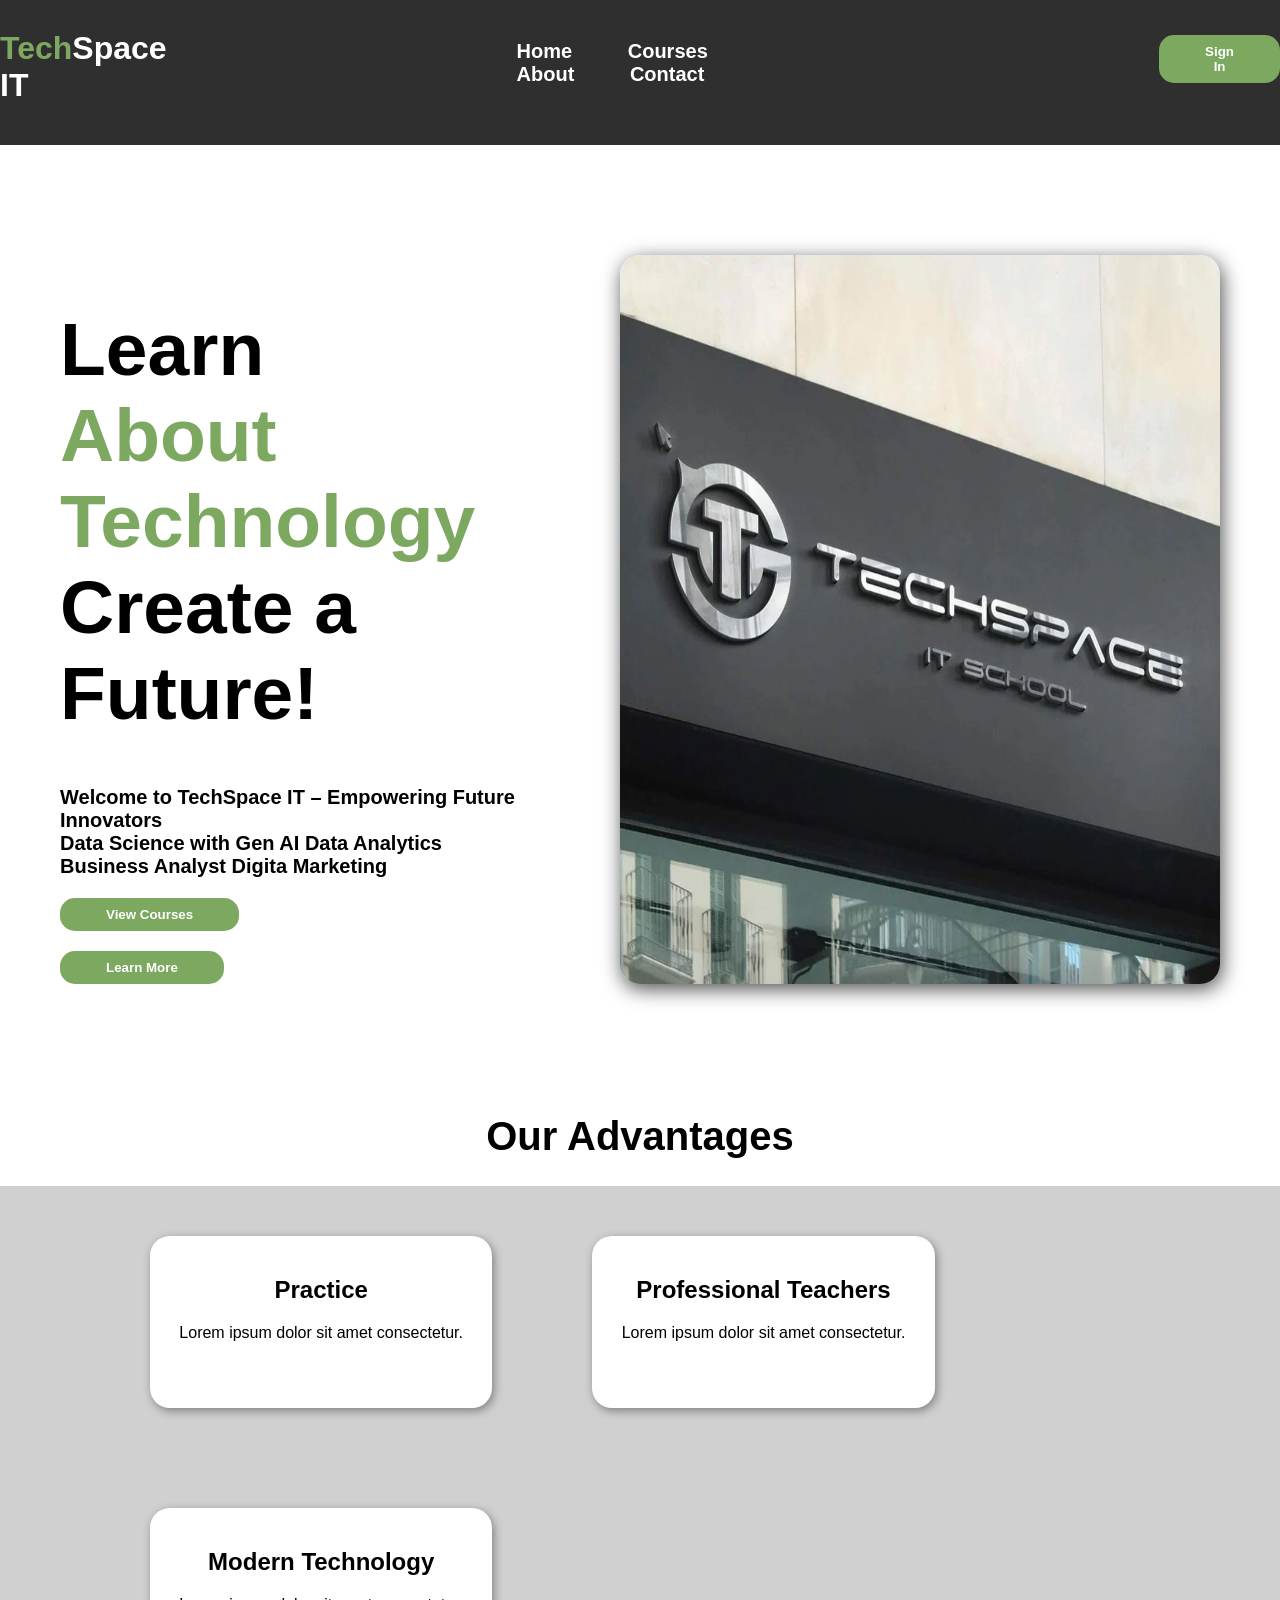
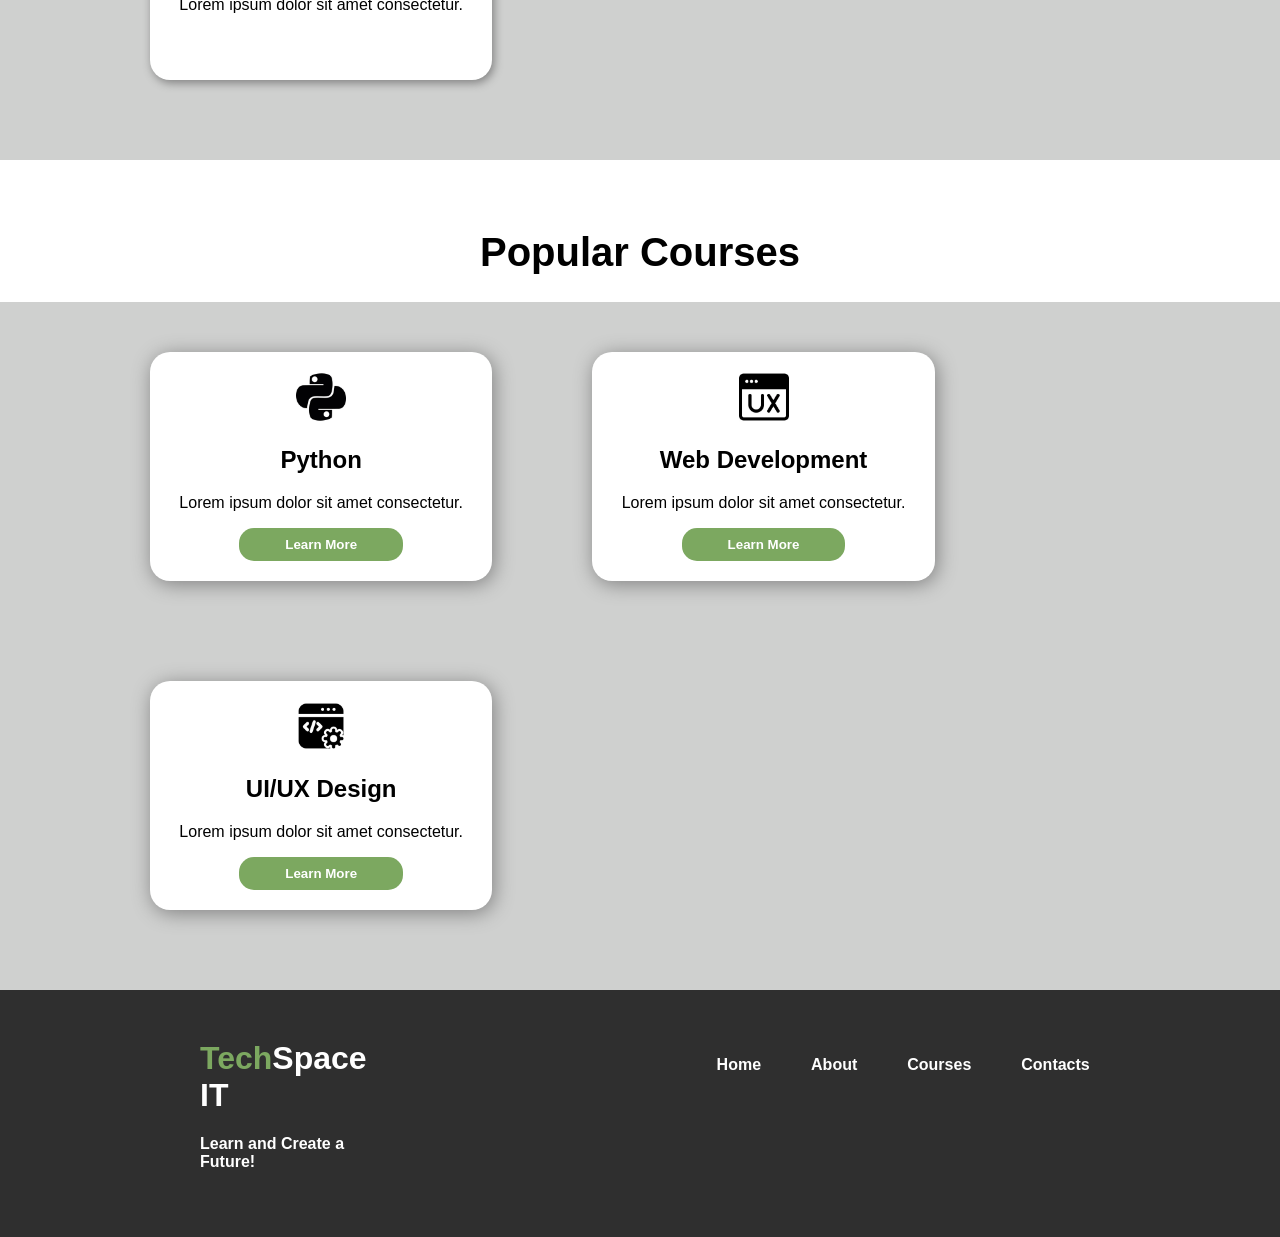
<file: index.html>
<!DOCTYPE html>
<html lang="en">
<head>
    <meta charset="UTF-8">
    <meta name="viewport" content="width=device-width, initial-scale=1.0">
    <title>TechSpace</title>
    <link rel="stylesheet" href="style.css">
    
</head>
<body>
  <header>
    <a href="index.html">
    <div class="div1">
      <h1 style="margin-top: 0;"><span>Tech</span>Space IT</h1>
    </div>
  </a>
    <div class="div2">
<a href="index.html">Home</a>
<a href="course.html">Courses</a>
<a href="about.html">About</a>
<a href="contact.html">Contact</a>
    </div>
    <div class="div3">
    <button>Sign In</button>
    </div>
  </header>
  <main>
    <div>
    <h1>Learn<br><span>About Technology</span><br>Create a Future!</h1>
    <p>Welcome to TechSpace IT – Empowering Future Innovators<br> Data Science with Gen AI Data Analytics<br> Business Analyst Digita Marketing</p>
    <button >View Courses</button><br>
    <button style="margin-top: 20px;">Learn More</button>
  </div>
    <img src="XXL_height.webp" width="600px">
  </main>
  <h1 style="text-align: center; margin-top: 70px; font-size: 40px;">Our Advantages
  </h1>
  <div class="why">

  <div class="card">
  <div >
    <h2>Practice</h2>
    <p>Lorem ipsum dolor sit amet consectetur.</p>
  </div>
  <div>
    <h2>Professional Teachers</h2>
    <p>Lorem ipsum dolor sit amet consectetur.</p>
  </div>
   <div>
    <h2>Modern Technology</h2>
    <p>Lorem ipsum dolor sit amet consectetur.</p>
  </div>
  </div>
</div>
<h1 style="text-align: center; margin-top: 70px; font-size: 40px;">Popular Courses</h1>
<div class="why1">
<div class="card1">
  <div>
    <img src="i (32).webp" width="50px">
    <h2>Python</h2>
    <p>Lorem ipsum dolor sit amet consectetur.</p>
    <button>Learn More</button>
  </div>
  <div>
    <img src="ux.webp" width="50px">
    <h2>Web Development</h2>
    <p>Lorem ipsum dolor sit amet consectetur.</p>
    <button>Learn More</button>
  </div>
   <div>
    <img src="web.webp" width="50px">
    <h2>UI/UX Design</h2>
    <p>Lorem ipsum dolor sit amet consectetur.</p>
    <button>Learn More</button>
  </div>
  </div>
</div>
<footer>
  <div>
    <h1 style="margin-top: 0;"><span>Tech</span>Space IT</h1>
    <p> Learn and Create a Future!</p>
    </div>
    <div class="cardi">
       <p>Home</p>
       <p>About</p>
       <p>Courses</p>
       <p>Contacts</p>
    </div>
     <div>
       <p>&copy; 2026 TechSpace</p>
    </div>

</footer>
</body>
</html>
</file>
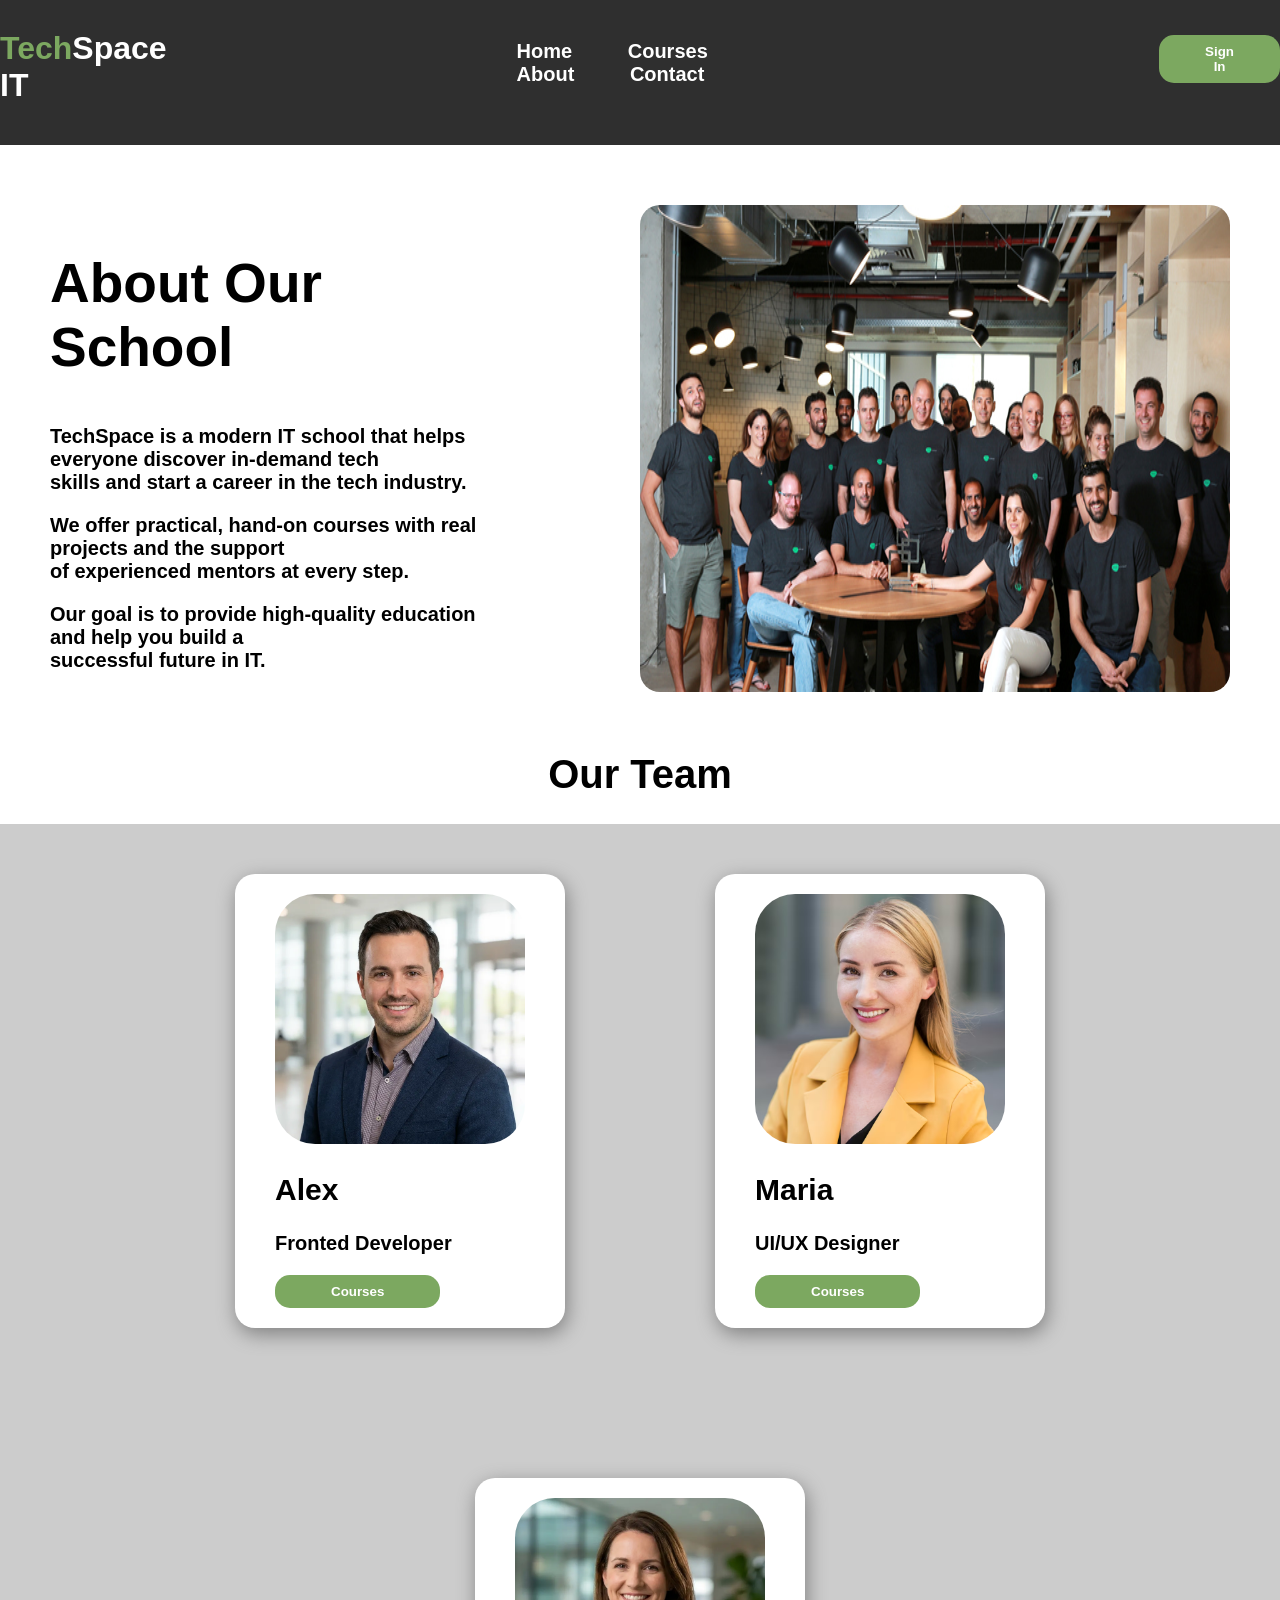
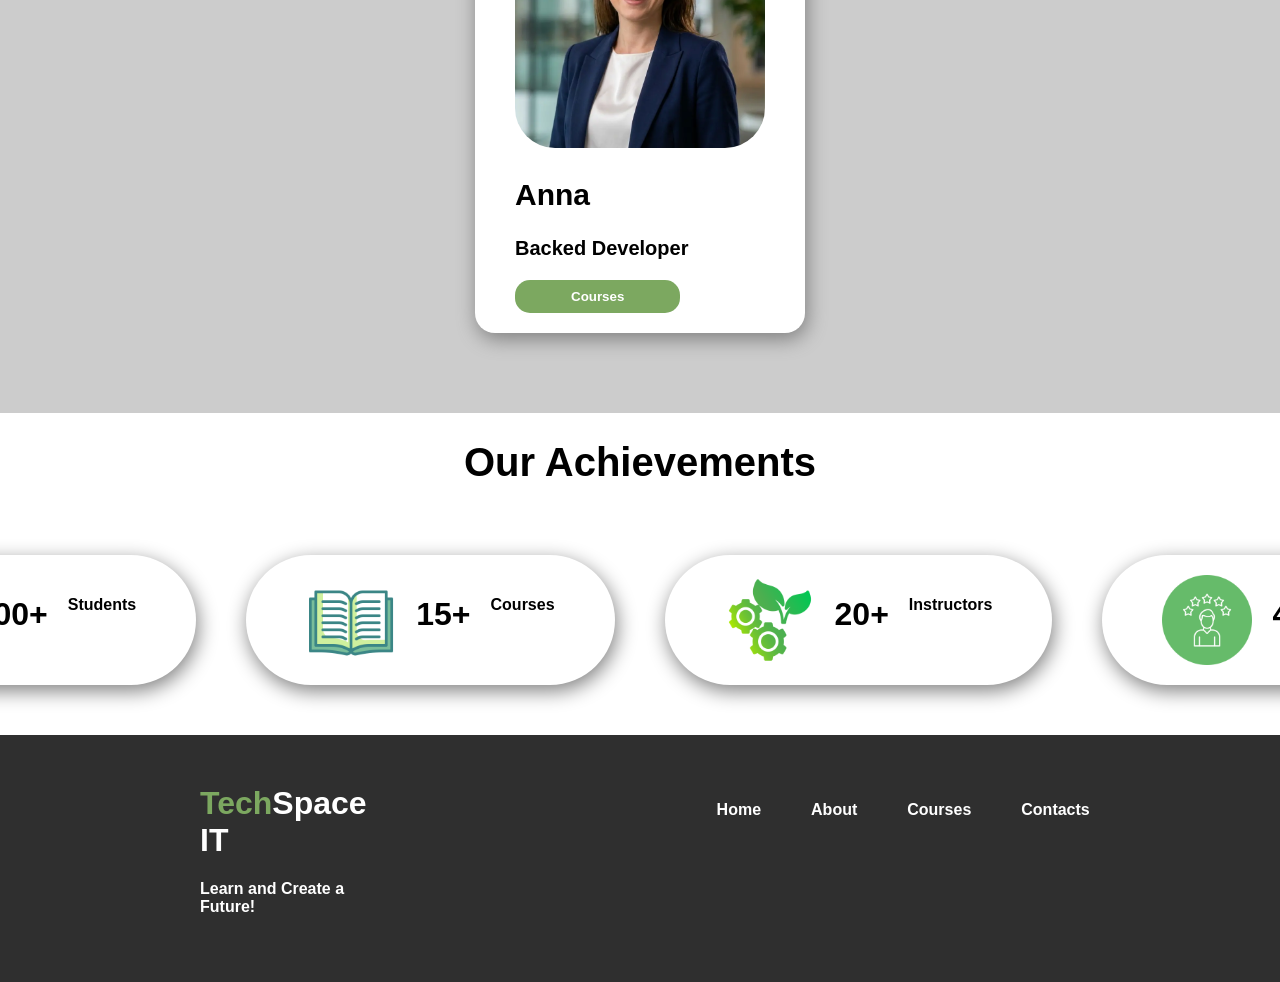
<file: about.html>
<!DOCTYPE html>
<html lang="en">
<head>
    <meta charset="UTF-8">
    <meta name="viewport" content="width=device-width, initial-scale=1.0">
    <title>TechSpace</title>
    <link rel="stylesheet" href="style.css">
    
</head>
<body>
  <header>
    <a href="index.html">
    <div class="div1">
 <h1 style="margin-top: 0;"><span>Tech</span>Space IT</h1>
    </div>
  </a>
    <div class="div2">
<a href="index.html">Home</a>
<a href="course.html">Courses</a>
<a href="about.html">About</a>
<a href="contact.html">Contact</a>
    </div>
    <div class="div3">
    <button>Sign In</button>
    </div>
  </header>

<div class="main2">
    <div>
 <h2>About Our School</h2>
 <p>TechSpace is a modern IT school that helps everyone discover in-demand tech<br> skills and start a career in the tech industry.</p>
 <p>We offer practical, hand-on courses with real projects and the support<br> of experienced mentors at every step.</p>
 <p>Our goal is to provide high-quality education and help you build a<br> successful future in IT.</p>
</div>
    <img src="2_l.jpg">
</div>
<h1  style="text-align: center;font-size: 40px;">Our Team</h1>
<div class="div6">
    <div>
<img src="18ea5802-d34e-4fbb-91e2-99baebb2eac9_medium.webp">
<h2>Alex</h2>
<p>Fronted Developer</p>
<button>Courses</button>
</div>
    <div>
<img src="front-view-business-woman-suit_23-2148603018.avif">
<h2>Maria</h2>
<p>UI/UX Designer</p>
<button>Courses</button>
</div>
    <div>
<img src="hero-professional-headshot.webp">
<h2>Anna</h2>
<p>Backed Developer</p>
<button>Courses</button>
</div>
</div>
<h1  style="text-align: center;font-size: 40px;">Our Achievements</h1>
<div class="div7">
    <div>
<img src="group-3.png" width="90px">
<h1>500+</h1>
<h4>Students</h4>
    </div>
        <div>
<img src="2421066.png" width="90px">
<h1>15+</h1>
<h4>Courses</h4>
    </div>
        <div>
<img src="17780698.png" width="90px">
<h1>20+</h1>
<h4>Instructors</h4>
    </div>
    <div>
<img src="7338018.png" width="90px">
<h1>4+</h1>
<h4>Years of Experience</h4>
    </div>
</div>

  <footer>
  <div>
    <h1 style="margin-top: 0;"><span>Tech</span>Space IT</h1>
    <p> Learn and Create a Future!</p>
    </div>
    <div class="cardi">
       <p>Home</p>
       <p>About</p>
       <p>Courses</p>
       <p>Contacts</p>
    </div>
     <div>
       <p>&copy; 2026 TechSpace</p>
    </div>

</footer>
</body>
</html>
</file>
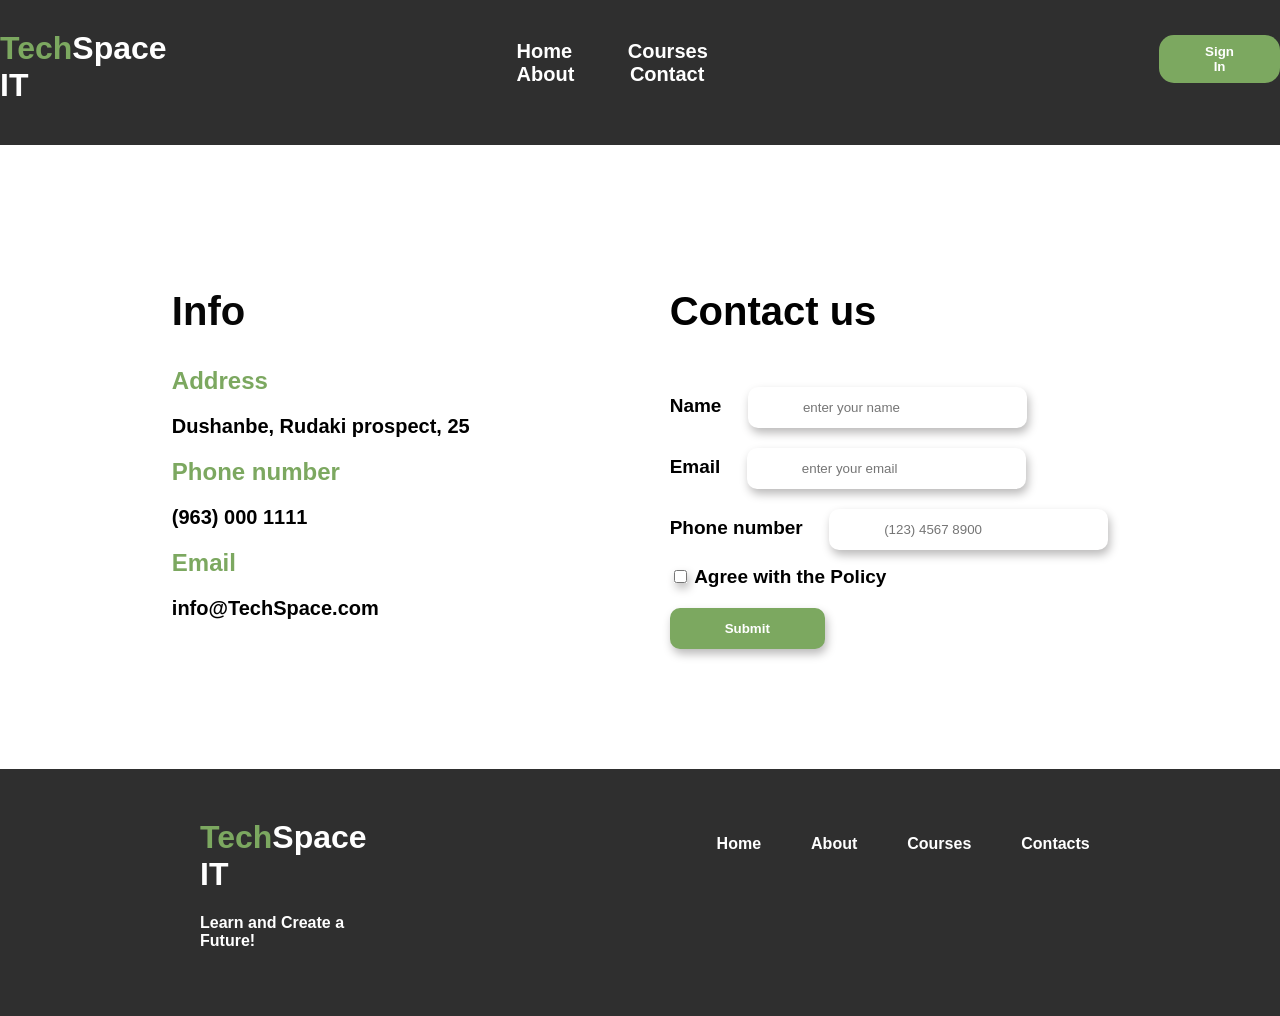
<file: contact.html>
<!DOCTYPE html>
<html lang="en">
<head>
    <meta charset="UTF-8">
    <meta name="viewport" content="width=device-width, initial-scale=1.0">
    <title>TechSpace</title>
    <link rel="stylesheet" href="style.css">
    
</head>
<body>
  <header>
    <a href="index.html">
    <div class="div1">
   <h1 style="margin-top: 0;"><span>Tech</span>Space IT</h1>
    </div>
  </a>
    <div class="div2">
<a href="index.html">Home</a>
<a href="course.html">Courses</a>
<a href="about.html">About</a>
<a href="contact.html">Contact</a>
    </div>
    <div class="div3">
    <button>Sign In</button>
    </div>
  </header>

<main class="main3">
   <div class="call">
    <h2 style="color:rgb(7, 7, 7); font-size: 40px;">Info</h2>
    <h2 style="color:rgb(124, 168, 96);" >Address</h2>
    <p>Dushanbe, Rudaki prospect, 25</p>
    <h2 style="color:rgb(124, 168, 96);">Phone number</h2>
    <p>(963) 000 1111</p>
    <h2 style="color:rgb(124, 168, 96);">Email</h2>
    <p>info@TechSpace.com</p>
  </div>

  <div class="cont">
  <h2 style="color: rgb(1, 1, 1); font-size: 40px;">Contact us</h2>
    <label>Name</label>
    <input type="text" placeholder="enter your name" required><br>
   <label>Email</label>
   <input type="email" placeholder="enter your email" required><br>
  <label>Phone number</label>
  <input type="tel" placeholder="(123) 4567 8900" required><br>
   <input type="checkbox">
  <label>Agree with the Policy</label><br>
  <input type="submit" style="background-color: rgb(124, 168, 96); color: white; font-weight: bold;">
</div>
</main>

  <footer>
  <div>
    <h1 style="margin-top: 0;"><span>Tech</span>Space IT</h1>
    <p> Learn and Create a Future!</p>
    </div>
    <div class="cardi">
       <p>Home</p>
       <p>About</p>
       <p>Courses</p>
       <p>Contacts</p>
    </div>
     <div>
       <p>&copy; 2026 TechSpace</p>
    </div>

</footer>
</body>
</html>
</file>
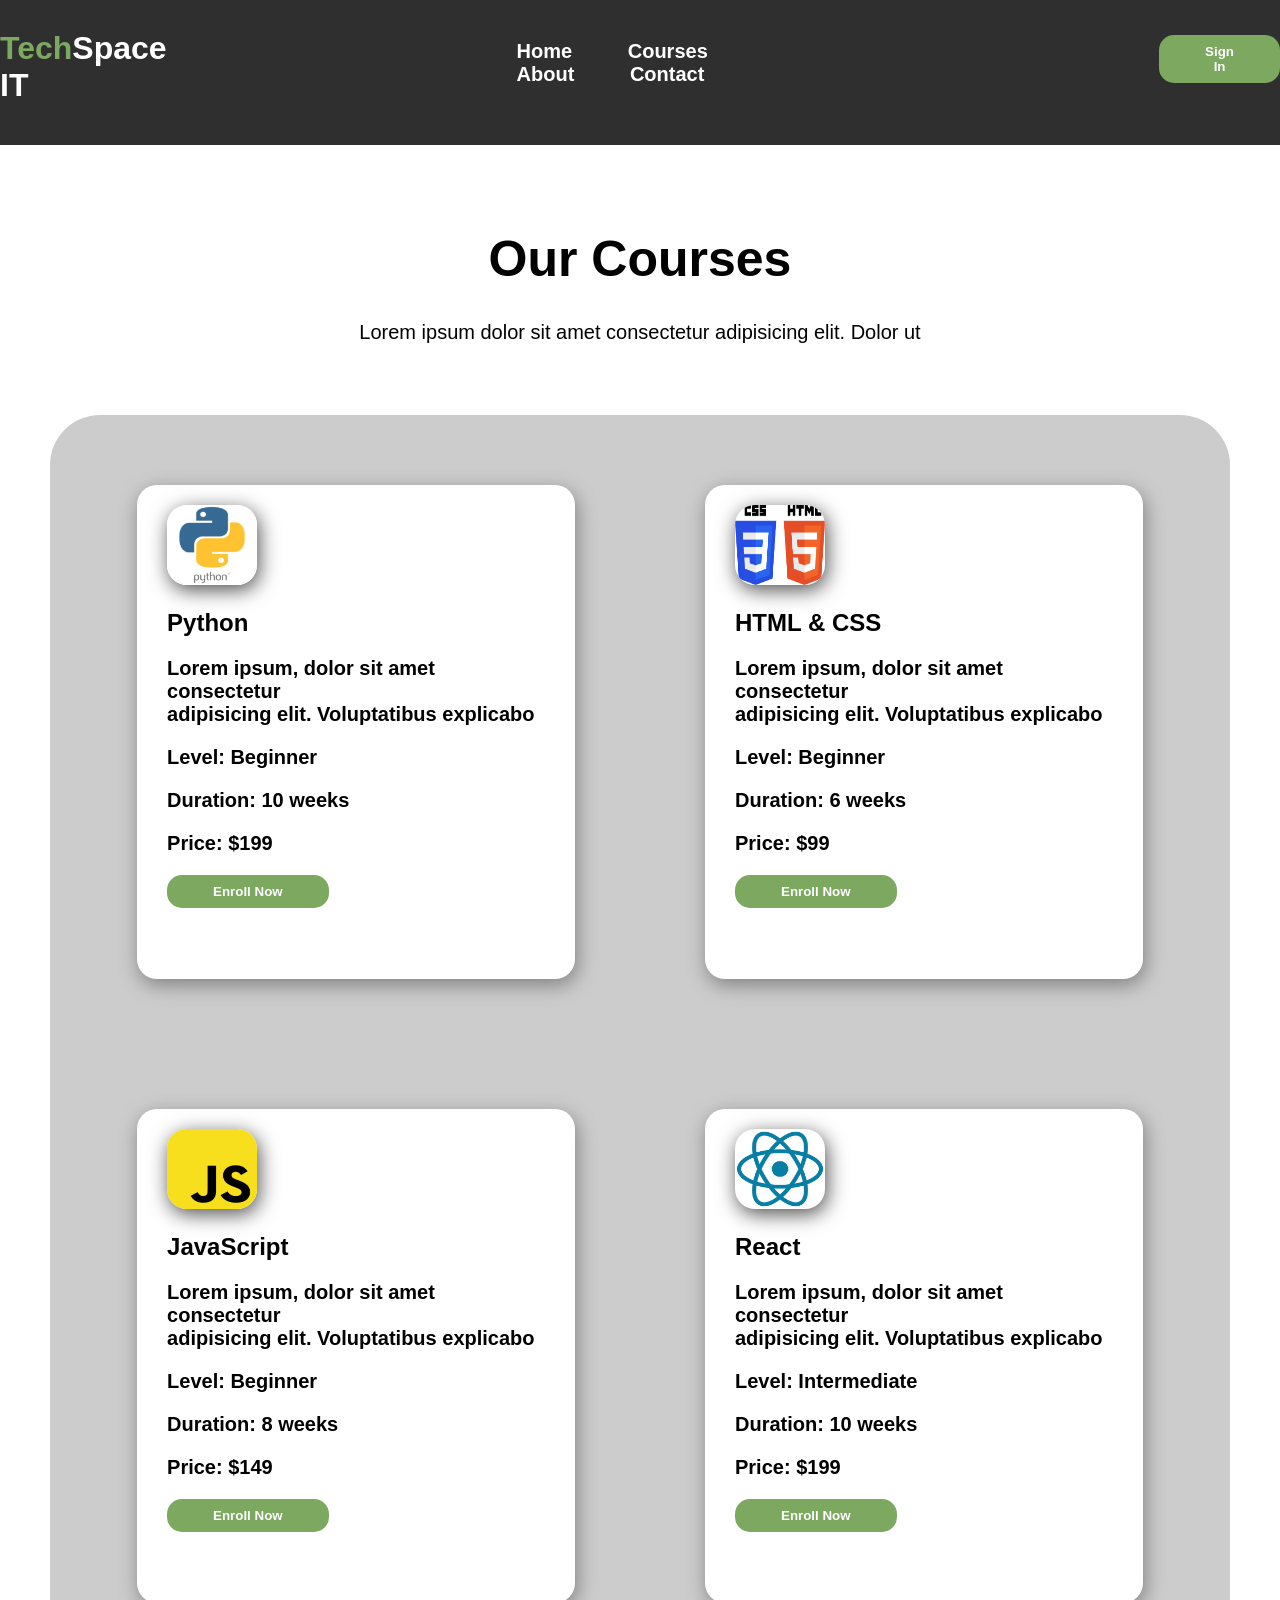
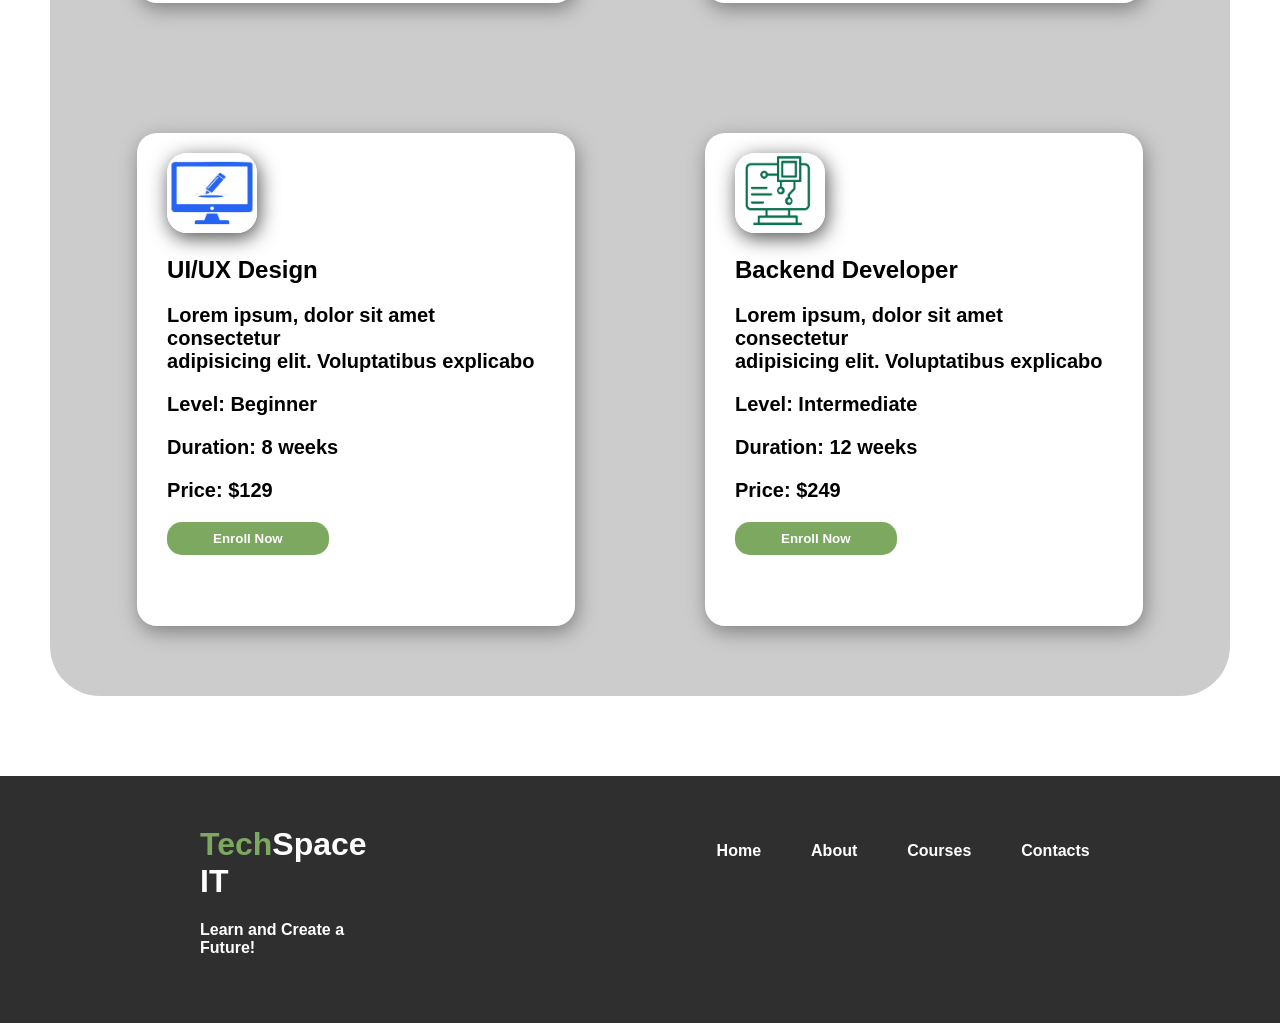
<file: course.html>
<!DOCTYPE html>
<html lang="en">
<head>
    <meta charset="UTF-8">
    <meta name="viewport" content="width=device-width, initial-scale=1.0">
    <title>TechSpace</title>
    <link rel="stylesheet" href="style.css">
    
</head>
<body>
  <header>
    <a href="index.html">
    <div class="div1">
    <h1 style="margin-top: 0;"><span>Tech</span>Space IT</h1>
    </div>
  </a>
    <div class="div2">
<a href="index.html">Home</a>
<a href="course.html">Courses</a>
<a href="about.html">About</a>
<a href="contact.html">Contact</a>
    </div>
    <div class="div3">
    <button>Sign In</button>
    </div>
  </header>
<div class="div5">
  <h1 style="text-align: center;font-size: 50px;">Our Courses</h1>
  <p style="text-align: center;font-size: 20px;">Lorem ipsum dolor sit amet consectetur adipisicing elit. Dolor ut</p>
</div>
<main class="main1">
  <div>
    <img src="pytohn.webp" width="90px" height="80px">
    <h2>Python</h2>
 <p>Lorem ipsum, dolor sit amet consectetur<br> adipisicing elit. Voluptatibus explicabo</p>
 <p>Level: Beginner</p>
 <p>Duration: 10 weeks</p>
 <p>Price: $199</p>
 <button>Enroll Now</button>
</div>
  <div>
    <img src="html-css.png" width="90px" height="80px">
    <h2>HTML & CSS</h2>
 <p>Lorem ipsum, dolor sit amet consectetur<br> adipisicing elit. Voluptatibus explicabo</p>
 <p>Level: Beginner</p>
 <p>Duration: 6 weeks</p>
 <p>Price: $99</p>
 <button>Enroll Now</button>
</div>
 <div>
    <img src="Unofficial_JavaScript_logo_2.svg.webp" width="90px" height="80px">
    <h2>JavaScript</h2>
 <p>Lorem ipsum, dolor sit amet consectetur<br> adipisicing elit. Voluptatibus explicabo</p>
 <p>Level: Beginner</p>
 <p>Duration: 8 weeks</p>
 <p>Price: $149</p>
 <button>Enroll Now</button>
</div>
 <div>
    <img src="React_Logo_SVG.svg.webp" width="90px" height="80px">
    <h2>React</h2>
 <p>Lorem ipsum, dolor sit amet consectetur<br> adipisicing elit. Voluptatibus explicabo</p>
 <p>Level: Intermediate</p>
 <p>Duration: 10 weeks</p>
 <p>Price: $199</p>
 <button>Enroll Now</button>
</div>
 <div>
    <img src="comp.webp" width="90px" height="80px">
    <h2>UI/UX Design</h2>
 <p>Lorem ipsum, dolor sit amet consectetur<br> adipisicing elit. Voluptatibus explicabo</p>
 <p>Level: Beginner</p>
 <p>Duration: 8 weeks</p>
 <p>Price: $129</p>
 <button>Enroll Now</button>
</div>
 <div>
    <img src="backend-development.png" width="90px" height="80px">
    <h2>Backend Developer</h2>
 <p>Lorem ipsum, dolor sit amet consectetur<br> adipisicing elit. Voluptatibus explicabo</p>
 <p>Level: Intermediate</p>
 <p>Duration: 12 weeks</p>
 <p>Price: $249</p>
 <button>Enroll Now</button>
</div>
 </main>
  <footer>
  <div>
    <h1 style="margin-top: 0;"><span>Tech</span>Space IT</h1>
    <p> Learn and Create a Future!</p>
    </div>
    <div class="cardi">
       <p>Home</p>
       <p>About</p>
       <p>Courses</p>
       <p>Contacts</p>
    </div>
     <div>
       <p>&copy; 2026 TechSpace</p>
    </div>

</footer>
</body>
</html>
</file>
<file: style.css>
header{
  display: flex;
  justify-content: center;
  gap:300px;
  background-color: rgb(47, 47, 47);
  padding-bottom: 20px;
}
a{
 text-decoration: none;
 margin-right: 50px;
 color: white;
 font-weight: bold;
}
.div2 {
  padding-top: 40px;
  font-size: 20px;  
}
.div1{
  padding-top: 30px;
}
.div3{
  padding-top: 35px;
}
header button{
  padding: 9px 46px;
  border: none;
  border-radius: 15px;
  font-family: 'Segoe UI', Tahoma, Geneva, Verdana, sans-serif;
  background-color: rgb(124, 168, 96);
  transition: 0.5s;
  color: white;
  font-weight: bold;
}
header button:hover{
  background-color: rgb(172, 227, 136);
  border-radius: 20px;
  color: black;
}
body{
  font-family: 'Segoe UI', Tahoma, Geneva, Verdana, sans-serif;
  margin: 0;
}
main{
  display: flex;
  justify-content: center;
  gap: 100px;
  margin-top: 50px;
  padding: 60px;
  color: rgb(0, 0, 0);
}
span{
  color:rgb(124, 168, 96);
}
main h1{
  font-size: 75px
}
main p{
  font-size: 20px;
  font-weight: bold;
}
main img{
  border-radius: 20px;
  box-shadow: 2px 5px 20px rgb(79, 79, 79);
  transition: 0.4s ease-in-out;
}
main img:hover{
  box-shadow: 2px 5px 40px rgb(114, 114, 114);
}
main button{
  padding: 9px 46px;
  border: none;
  border-radius: 15px;
  font-family: 'Segoe UI', Tahoma, Geneva, Verdana, sans-serif;
  background-color:rgb(124, 168, 96);
  transition: 0.5s;
  color: white;
  font-weight: bold;
}
main button:hover{
  background-color: rgb(172, 227, 136);
  border-radius: 20px;
  color: black;
}
.why{
  display: flex;
  flex-wrap: wrap;
  gap: 60px;
  justify-content: center;
  background-color: rgb(207, 208, 207);
}
.card{
  margin-top: 50px;
  display: flex;
  flex-wrap: wrap;
  text-align: center;
  gap: 100px;
  margin-bottom: 80px;
  margin-left: 150px;
  margin-right: 150px;
}
.card div{
  box-shadow: 2px 3px 10px grey;
  width: 8cm;
  height: 3.5cm;
  padding: 20px;
  margin: 0;
  border-radius: 20px;
  border: none;
  background-color: white;
  transition: 0.4s;
} 
.card div:hover{
    box-shadow: 2px 3px 40px white;
  border-radius: 20px;
  font-size: 15px;
  transform: translateY(-5px);
}
.card1{
  margin-top: 50px;
  display: flex;
  flex-wrap: wrap;
  text-align: center;
  gap: 100px;
  margin-bottom: 80px;
  margin-left: 150px;
  margin-right: 150px;
}
.why1{
  display: flex;
  flex-wrap: wrap;
  gap: 60px;
  justify-content: center;
  background-color: rgb(207, 208, 207);
}
.card1 div{
  box-shadow: 2px 3px 20px grey;
  width: 8cm;
  height: 5cm;
  padding: 20px;
  margin: 0;
  border-radius: 20px;
  border: none;
  background-color: white;
  transition: 0.4s;
} 
.card1 div:hover{
    box-shadow: 2px 3px 40px white;
  border-radius: 20px;
  font-size: 15px;
  transform: translateY(-5px);
}
.card1 button{
  padding: 9px 46px;
  border: none;
  border-radius: 15px;
  font-family: 'Segoe UI', Tahoma, Geneva, Verdana, sans-serif;
  background-color:rgb(124, 168, 96);
  transition: 0.5s;
  color: white;
  font-weight: bold;
}
.card1 button:hover{
  background-color: rgb(172, 227, 136);
  border-radius: 20px;
  color: black;
}
footer{
  display: flex;
  flex-direction: row;
  gap: 250px;
  padding-left: 200px;
  padding-top: 50px;
  padding-bottom: 50px;
  background-color: rgb(47, 47, 47);
  color: white;
  font-family: 'Segoe UI', Tahoma, Geneva, Verdana, sans-serif;
  font-weight: bold;
}
.cardi{
  margin-left: 100px;
  display: flex;
  flex-direction: row;
  gap: 50px;
}
.main1{
  display: flex;
  flex-wrap: wrap;
  gap: 130px;
  margin-top: 50px;
  margin-bottom: 80px;
  justify-content: center;
  margin-left: 50px;
  margin-right: 50px;
  background-color: rgb(204, 204, 204);
  border-radius: 50px;
  padding: 70px 30px;
  color: black;
}
.main1 div{
  box-shadow: 2px 6px 20px grey;
  width: 10cm;
  height: 12cm;
  padding: 20px 30px;
  border-radius: 20px;
  text-align: left;
  background-color: white;
  transition: 0.4s ease-in-out;
}
.main1 div:hover{
    box-shadow: 2px 3px 40px white;
  border-radius: 20px;
  font-size: 15px;
  transform: translateY(-5px);
}
.div5{
  padding-top: 1px;
  color: rgb(1, 1, 1);
 padding-bottom: 1px;
 margin-top: 50px;
}
.main2{
  margin-top: 60px;
  margin-bottom: 60px;
  display: flex;
  margin-left: 50px;
  margin-right: 50px;
  gap: 130px;
  font-weight: bold;
  justify-content: center;
}
.main2 img{
  border-radius: 20px;
  width: 700px;
}
.main2 h2{
  font-size: 55px;
}
.main2 p{
  font-size: 20px;
}
.div6 img{
  border-radius: 40px;
  width: 250px;
  height: 250px;
}
.div6{
  font-weight: bold;
  display: flex;
flex-wrap: wrap;  
justify-content: center;
gap: 150px;
padding-bottom: 80px;
padding-top: 50px;
  background-color: rgb(204, 204, 204);
  
}
.div6 div{
box-shadow: 2px 6px 20px grey;
padding: 20px 40px;
border-radius: 20px;
font-size: 20px;
background-color: white;
transition: 0.4s ease-in-out;
}
.div6 div:hover{
      box-shadow: 2px 3px 30px white;
  border-radius: 20px;
  transform: translateY(-5px);
}
.div6 button{
  padding: 9px 56px;
  border: none;
  border-radius: 15px;
  font-family: 'Segoe UI', Tahoma, Geneva, Verdana, sans-serif;
  background-color:rgb(124, 168, 96);
  transition: 0.5s;
  color: white;
  font-weight: bold;
}
.div6 button:hover{
  background-color: rgb(172, 227, 136);
  border-radius: 20px;
  color: black;
}
.div7 {
   display: flex;
   margin-top: 70px;
   justify-content: center;
   gap: 50px;
   margin-bottom: 50px;
}
.div7 div{
  box-shadow:  2px 6px 20px grey;
   display: flex;
   padding: 20px 60px;
   gap: 20px;
   border-radius: 200px;
   transition: 0.4s ease-in-out;
}
.div7 div:hover{
      box-shadow: 2px 3px 30px rgb(131, 172, 106);
  transform: translate(5px);
}
.main3 .cont{
   font-family: 'Trebuchet MS', 'Lucida Sans Unicode', 'Lucida Grande', 'Lucida Sans', Arial, sans-serif;
}
input{
    padding: 13px 55px;
    margin-top: 20px;
    border-radius: 10px;
    border: none;
    box-shadow: 2px 5px 10px rgb(187, 186, 186) ;
    transition: 0.5s;
}
label{
    margin-right:22px;
    font-size: 19px;
}
input:focus{
    transform: translate(4px);
  box-shadow: 1px 2px 13px  rgb(124, 168, 96);
  border-radius: 16px;
}
.main3{
  gap: 200px;
  margin-bottom: 60px;
  font-weight: bold;
}
</file>
